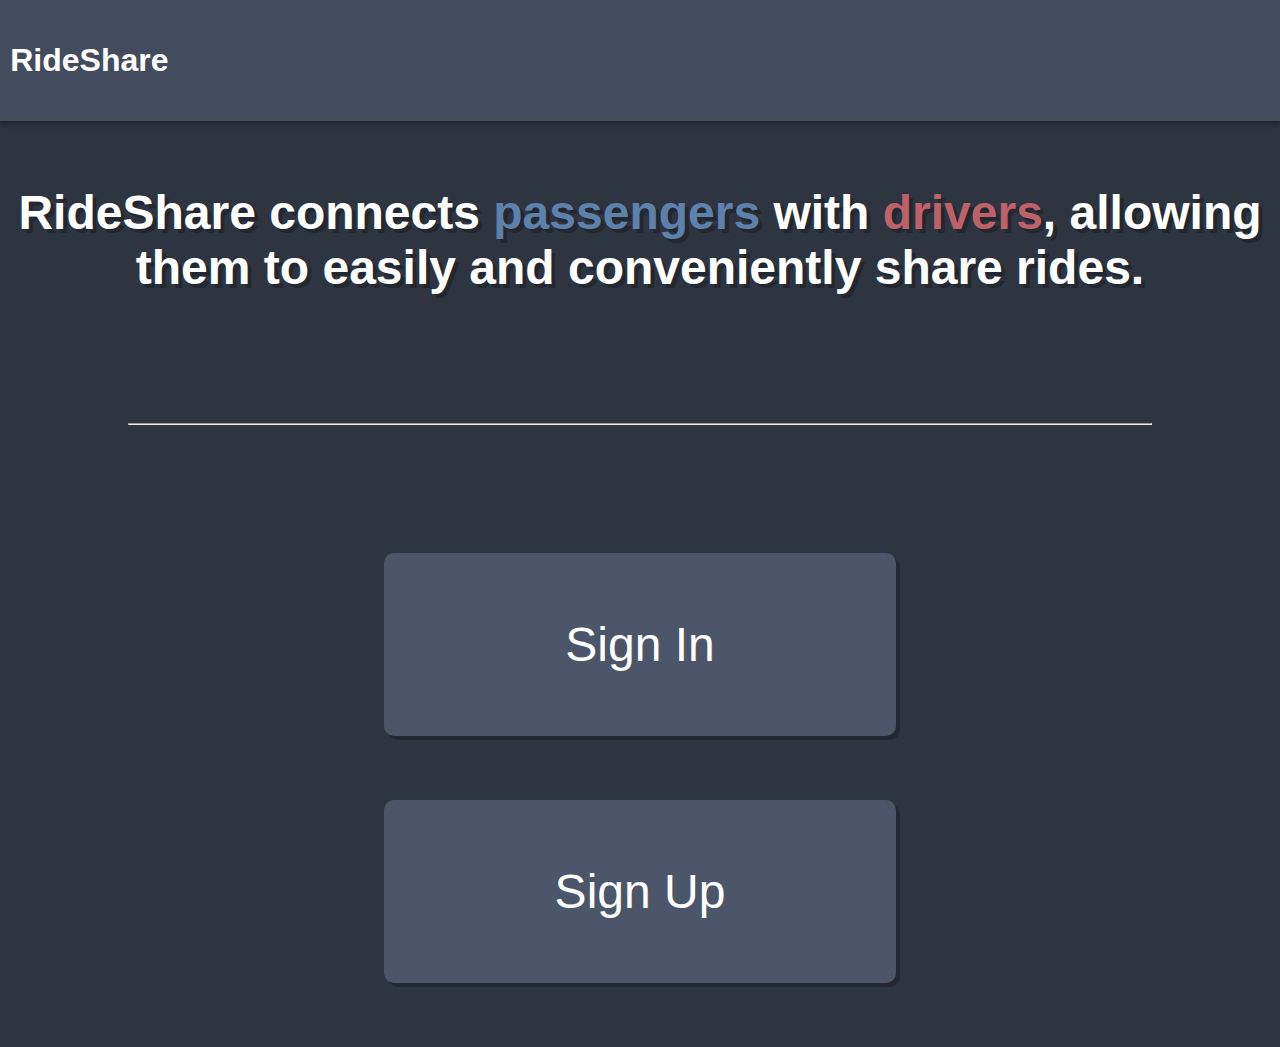
<file: index.html>
<!DOCTYPE html>
<html lang="en">
<head>
    <meta charset="UTF-8">
    <meta http-equiv="X-UA-Compatible" content="IE=edge">
    <meta name="viewport" content="width=device-width, initial-scale=1.0">
    <link rel="stylesheet" href="styles/style.css">
    <link rel="stylesheet" href="styles/main.css">
    <title>RideShare</title>
</head>
<body>
    <div class="navbar-container">
        <h3 class="navbar-logo"><a href="index.html">RideShare</a></h3>
    </div>
    <div class="intro-container"><center><b>RideShare connects <span style="color:#5E81AC">passengers</span> with <span style="color:#BF616A">drivers</span>, allowing them to easily and conveniently share rides.</b></center></div>
    <hr id="line1">
    <div>
        <a class="button" href="pages/signin.html"><center>Sign In</center></a>
        <a class="button" href="pages/signup/built_in/signup.html"><center>Sign Up</center></a>
    </div>
</body>
</html>
</file>
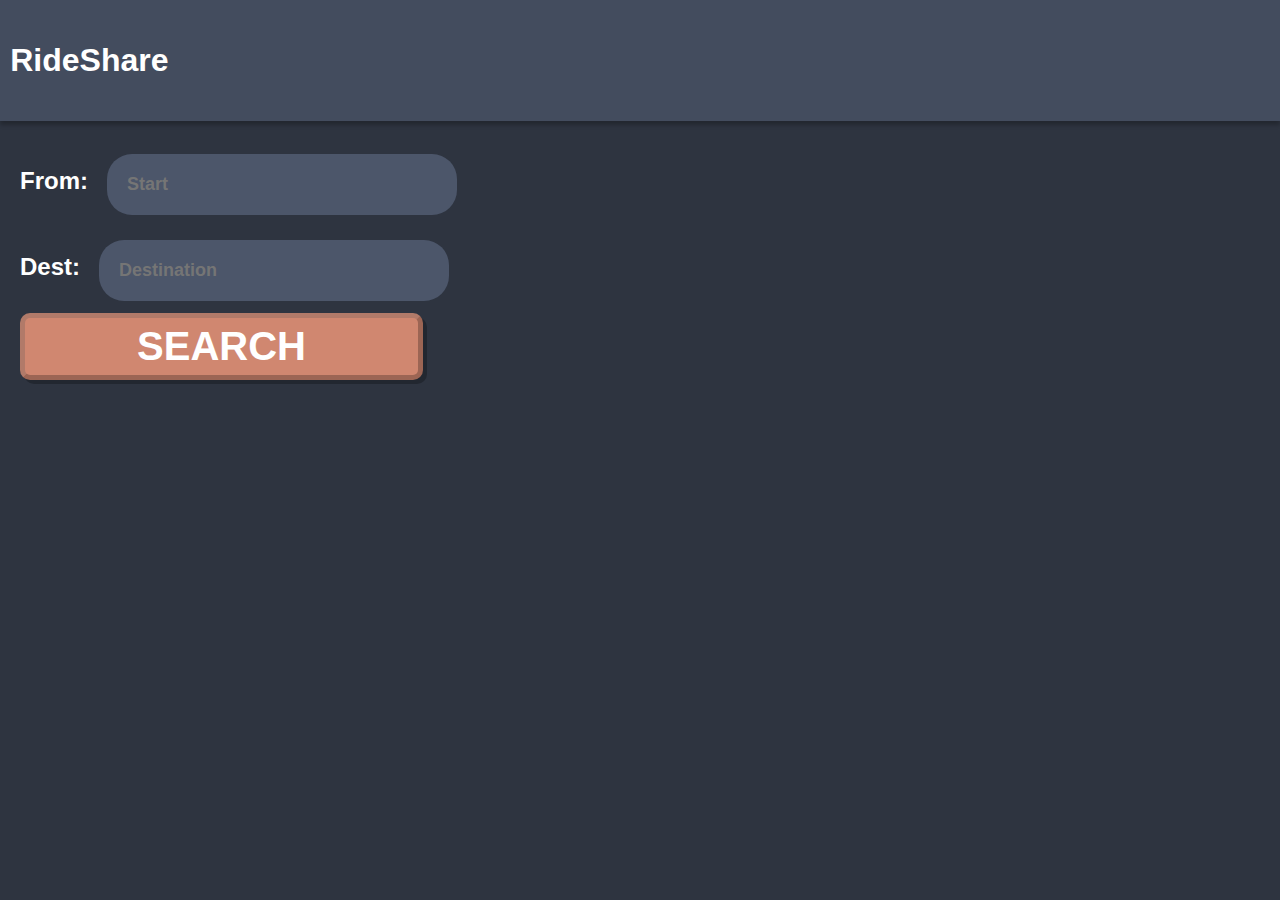
<file: pages/pdashboard.html>
<!DOCTYPE html>
<html lang="en">
<head>
    <meta charset="UTF-8">
    <meta http-equiv="X-UA-Compatible" content="IE=edge">
    <meta name="viewport" content="width=device-width, initial-scale=1.0">
    <link rel="stylesheet" href="../styles/style.css">
    <link rel="stylesheet" href="../styles/pdashboard.css">
    <title>RideShare</title>
</head>
<body>
    <div class="navbar-container">
        <h3 class="navbar-logo"><a href="../index.html">RideShare</a></h3>
    </div>
    <div class="main-container">
        <div class="vertical">
            <span style="font-size: x-large;"><b>From: </b></span><input type="text" placeholder="Start" name="start" id="start"><br>
            <span style="font-size: x-large;"><b>Dest: </b></span><input type="text" placeholder="Destination" name="dest" id="dest"><br>
            <button onclick="onClick()" class="search"><center><b>SEARCH</b></center></button>

            <ul id="trips">
                
            </ul>
        </div>
        <div class="vertical">
            <iframe width="100%" height="50%" frameborder="0" id="map" style="border:1" src="https://maps.google.com/?q=delft&output=embed"></iframe>
        </div>
    </div>
    <script src="../scripts/script.js"></script>
</body>
</html>
</file>
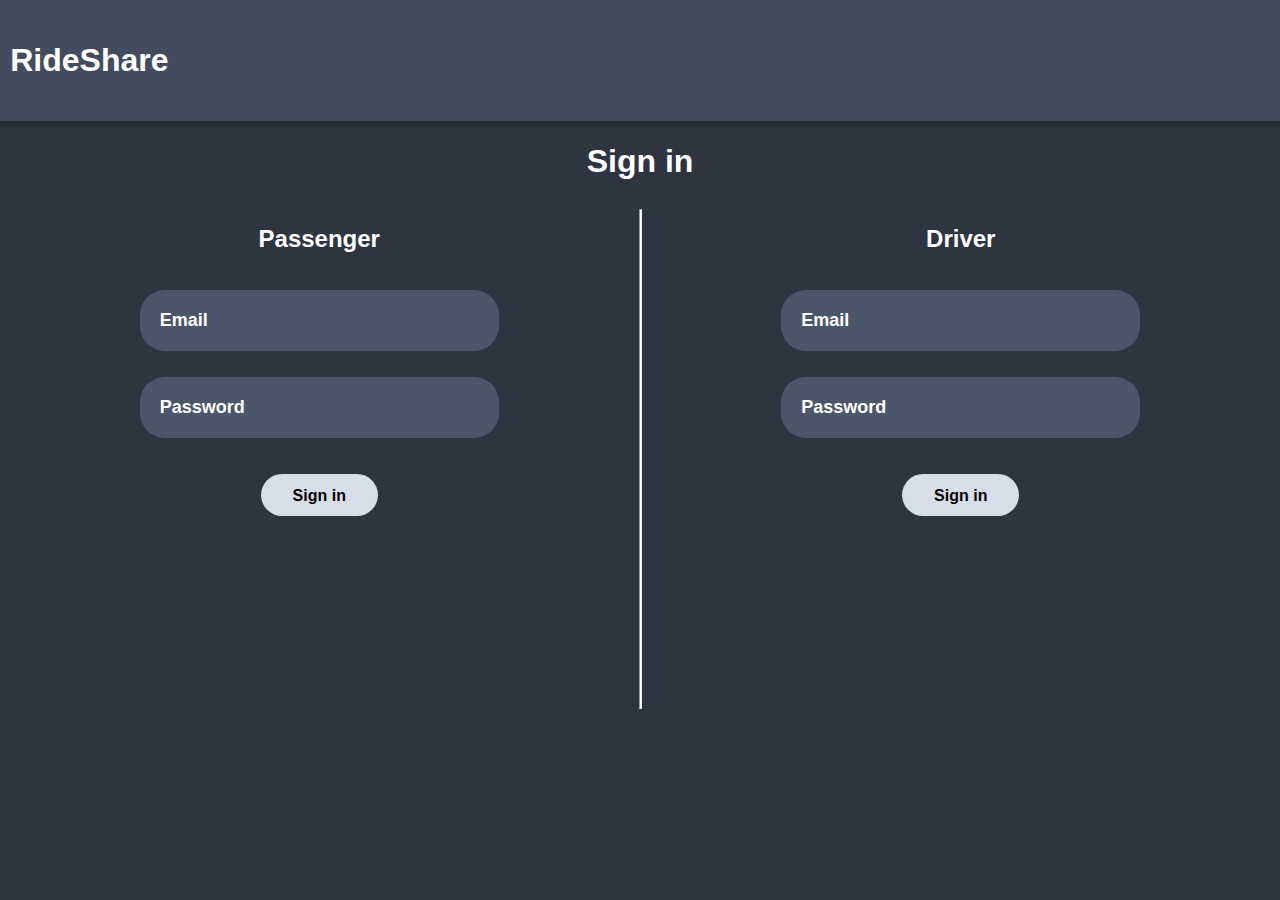
<file: pages/signin.html>
<!DOCTYPE html>
<html lang="en">
<head>
    <meta charset="UTF-8">
    <meta http-equiv="X-UA-Compatible" content="IE=edge">
    <meta name="viewport" content="width=device-width, initial-scale=1.0">
    <link rel="stylesheet" href="../styles/style.css">
    <link rel="stylesheet" href="../styles/signin.css">
    <title>RideShare</title>
</head>
<body>
    <div class="navbar-container">
        <h3 class="navbar-logo"><a href="../index.html">RideShare</a></h3>
    </div>
    <div class="container">
        <h1 style="text-align: center;">Sign in</h1>
        <div class="forms-container">
            <div class="login-container">
                <h3>Passenger</h3>
                <input type="text" placeholder="Email" name="email" id="passenger-email"><br>
                <input type="text" placeholder="Password" name="password" id="passenger-password"><br><br><br>
                <a class="submit-button" href="pdashboard.html">Sign in</a>
            </div>
            <hr width="1" size="500" class="vertical-line"/>
            <div class="login-container">
                <h3>Driver</h3>
                <input type="text" placeholder="Email" name="email" id="driver-email"><br>
                <input type="text" placeholder="Password" name="password" id="driver-password"><br><br><br>
                <a class="submit-button" href="">Sign in</a>
            </div>
        </div>
    </div>
</body>
</html>
</file>
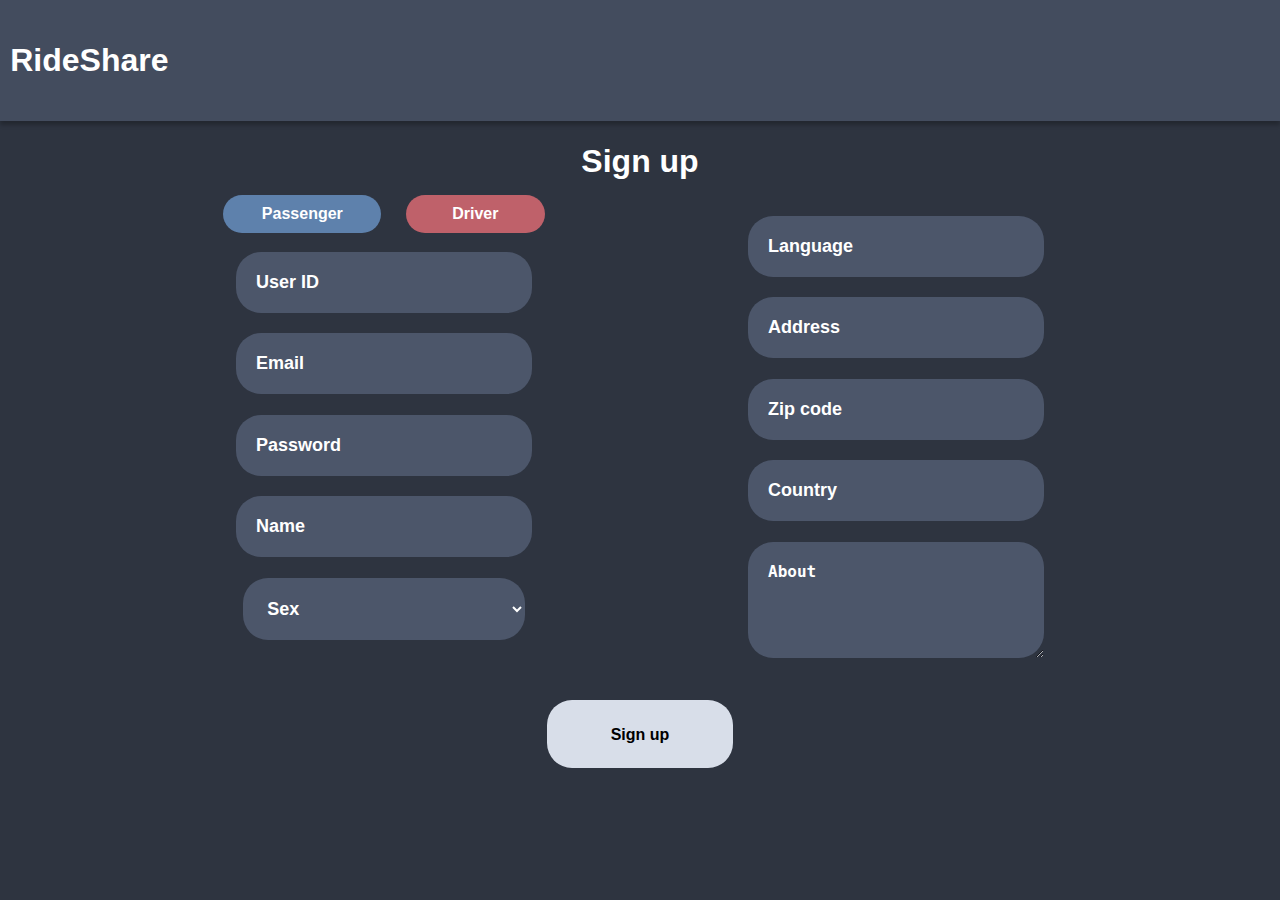
<file: pages/signup.html>
<!DOCTYPE html>
<html lang="en">
<head>
    <meta charset="UTF-8">
    <meta http-equiv="X-UA-Compatible" content="IE=edge">
    <meta name="viewport" content="width=device-width, initial-scale=1.0">
    <link rel="stylesheet" href="../styles/style.css">
    <link rel="stylesheet" href="../styles/signup.css">
    <title>RideShare</title>
</head>
<body>
    <div class="navbar-container">
        <h3 class="navbar-logo"><a href="../index.html">RideShare</a></h3>
    </div>
    <div class="container">
        <h1>Sign up</h1>
        <div class="form-container">
            <div class="signup-box-container">
                <div class="button-container">
                    <a class="submit-button" id="passenger-select" href="">Passenger</a>
                    <a class="submit-button"  id="driver-select" href="">Driver</a>
                </div><br>
                <input type="text" placeholder="User ID" name="user-id" id="userid"><br>
                <input type="text" placeholder="Email" name="email" id="email"><br>
                <input type="text" placeholder="Password" name="password" id="password"><br>
                <input type="text" placeholder="Name" name="name" id="name"><br>
                <select  name="sex" id="sex">
                    <option value="" disabled selected>Sex</option>
                    <option value="male">Male</option>
                    <option value="female">Female</option>
                    <option value="other">Other</option>
                </select>
            </div>
            <div class="signup-box-container">
                <input type="text" placeholder="Language" name="language" id="language"><br>
                <input type="text" placeholder="Address" name="email" id="address"><br>
                <input type="text" placeholder="Zip code" name="zip-code" id="zip-code"><br>
                <input type="text" placeholder="Country" name="country" id="country"><br>
                <textarea name="about" id="about" cols="20" placeholder="About" rows="4"></textarea>
            </div>
        </div>
        <br><br><br>
        <a class="submit-button" href="">Sign up</a>
    </div>
</body>
</html>
</file>
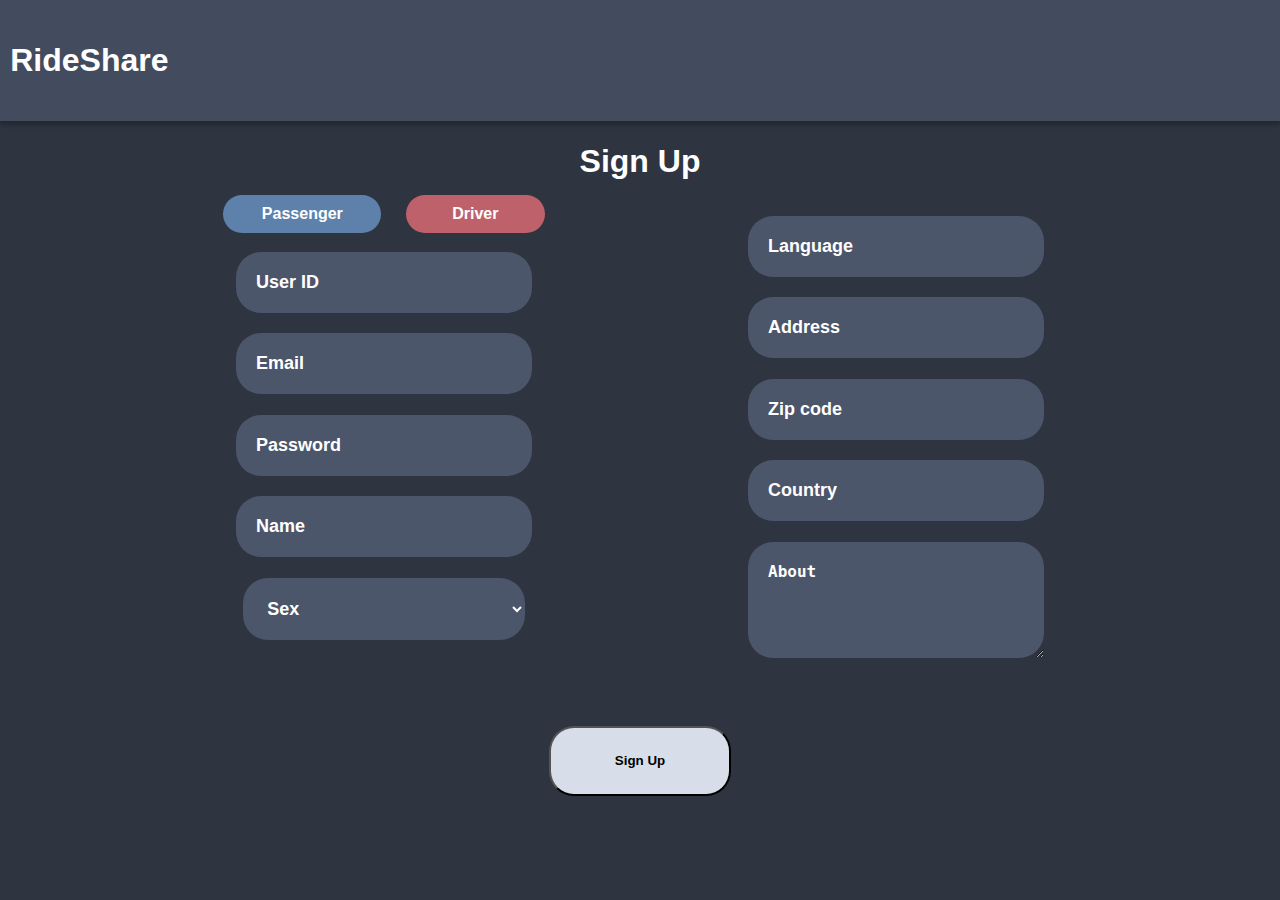
<file: pages/signup/built_in/signup.html>
<!DOCTYPE html>
<html lang="en">
<head>
    <meta charset="UTF-8">
    <meta http-equiv="X-UA-Compatible" content="IE=edge">
    <meta name="viewport" content="width=device-width, initial-scale=1.0">
    <link rel="stylesheet" href="../../../styles/style.css">
    <link rel="stylesheet" href="../../../styles/signup.css">
    <title>RideShare</title>
</head>
<body>
    <div class="navbar-container">
        <h3 class="navbar-logo"><a href="../../../index.html">RideShare</a></h3>
    </div>
    <div class="container">
        <form>
            <h1>Sign Up</h1>
            <div class="form-container">
                <div class="signup-box-container">
                    <div class="button-container">
                        <a class="submit-button" id="passenger-select" href="">Passenger</a>
                        <a class="submit-button"  id="driver-select" href="">Driver</a>
                    </div><br>
                    <input type="text" required minlength="5" maxlength="12" placeholder="User ID" name="user-id" id="userid"><br>
                    <input type="email" placeholder="Email" name="email" id="email"><br>
                    <input type="password" required minlength="12" placeholder="Password" name="password" id="password"><br>
                    <input type="text" required placeholder="Name" name="name" id="name"><br>
                    <select  name="sex" required id="sex">
                        <option value="" disabled selected>Sex</option>
                        <option value="male">Male</option>
                        <option value="female">Female</option>
                        <option value="other">Other</option>
                    </select>
                </div>
                <div class="signup-box-container">
                    <input type="text" required placeholder="Language" name="language" id="language"><br>
                    <input type="text" placeholder="Address" name="email" id="address"><br>
                    <input type="text" required minlength="8" maxlength="8" placeholder="Zip code" name="zip-code" id="zip-code"><br>
                    <input type="text" required placeholder="Country" name="country" id="country"><br>
                    <textarea name="about" id="" cols="20" placeholder="About" rows="4"></textarea>
                </div>
            </div>
            <br><br><br>
            <button class="submit-button">Sign Up</button>
        </form>
    </div>
</body>
</html>
</file>
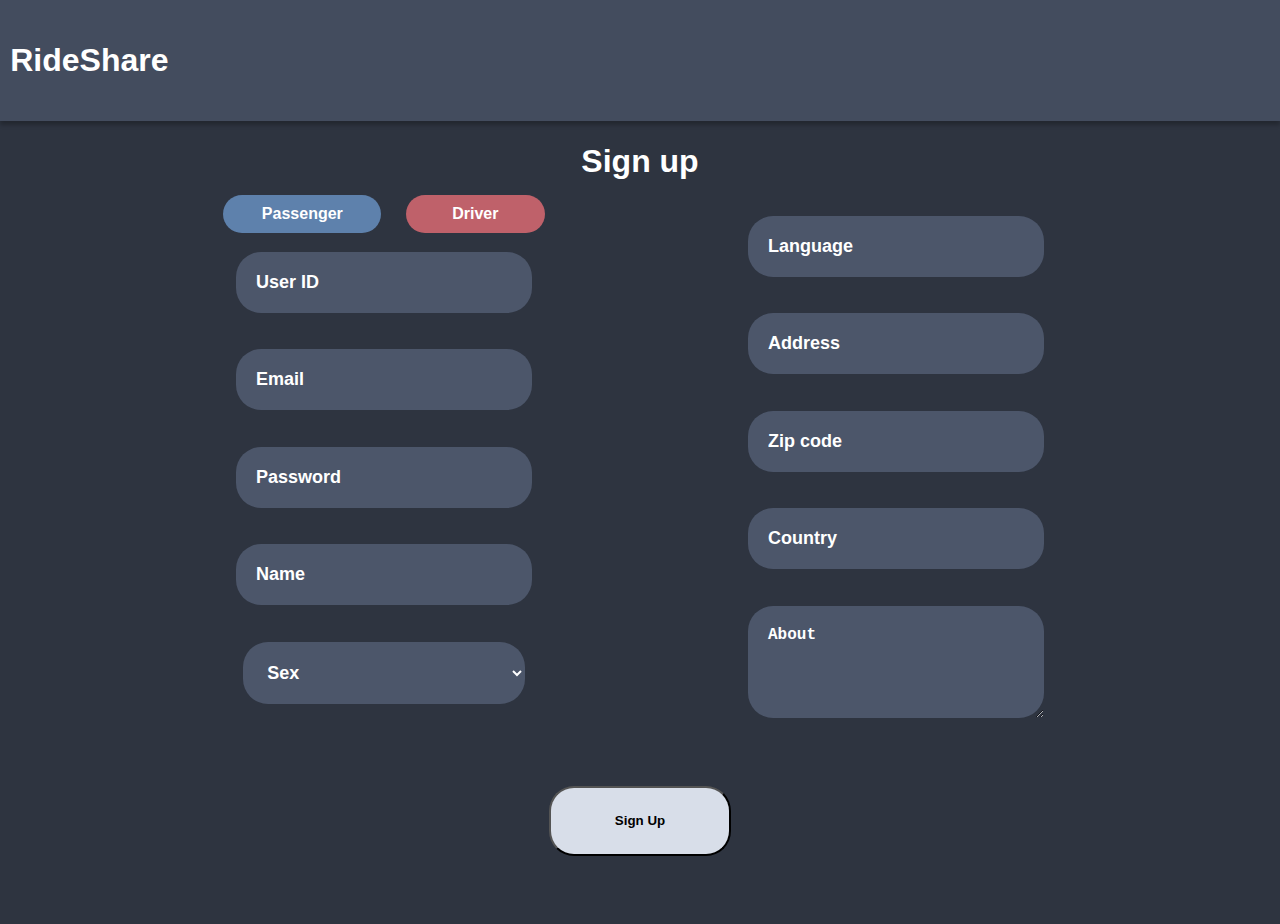
<file: pages/signup/custom_JS/signup.html>
<!DOCTYPE html>
<html lang="en">
<head>
    <meta charset="UTF-8">
    <meta http-equiv="X-UA-Compatible" content="IE=edge">
    <meta name="viewport" content="width=device-width, initial-scale=1.0">
    <link rel="stylesheet" href="../../../styles/style.css">
    <link rel="stylesheet" href="../../../styles/signup.css">
    <title>RideShare</title>
</head>
<body>
    <div class="navbar-container">
        <h3 class="navbar-logo"><a href="../../../index.html">RideShare</a></h3>
    </div>
    <div class="container">
        <form onsubmit="event.preventDefault(); OnSubmit()" id="form">
            <h1>Sign up</h1>
            <div class="form-container">
                <div class="signup-box-container">
                    <div class="button-container">
                        <a class="submit-button" id="passenger-select" href="">Passenger</a>
                        <a class="submit-button"  id="driver-select" href="">Driver</a>
                    </div><br>
                    <input type="text" placeholder="User ID" name="user-id" id="userid"><br>
                    <ul id="useridfeed"></ul>
                    <input type="email" placeholder="Email" name="email" id="email"><br>
                    <ul id="emailfeed"></ul>
                    <input type="password" placeholder="Password" name="password" id="password"><br>
                    <ul id="passwordfeed"></ul>
                    <input type="text" placeholder="Name" name="name" id="name"><br>
                    <ul id="namefeed"></ul>
                    <select  name="sex" id="sex">
                        <option value="" disabled selected>Sex</option>
                        <option value="male">Male</option>
                        <option value="female">Female</option>
                        <option value="other">Other</option>
                    </select>
                    <ul id="sexfeed"></ul>
                </div>
                <div class="signup-box-container">
                    <input type="text" placeholder="Language" name="language" id="language"><br>
                    <ul id="languagefeed"></ul>
                    <input type="text" placeholder="Address" name="email" id="address"><br>
                    <ul id="addressfeed"></ul>
                    <input type="text" placeholder="Zip code" name="zip-code" id="zip-code"><br>
                    <ul id="zipcodefeed"></ul>
                    <input type="text" placeholder="Country" name="country" id="country"><br>
                    <ul id="countryfeed"></ul>
                    <textarea name="about" id="about" cols="20" placeholder="About" rows="4"></textarea>
                </div>
            </div>
            <br><br><br>
            <button class="submit-button">Sign Up</button>
        </form>
    </div>
    <script src="input_validation.js"></script>
</body>
</html>
</file>
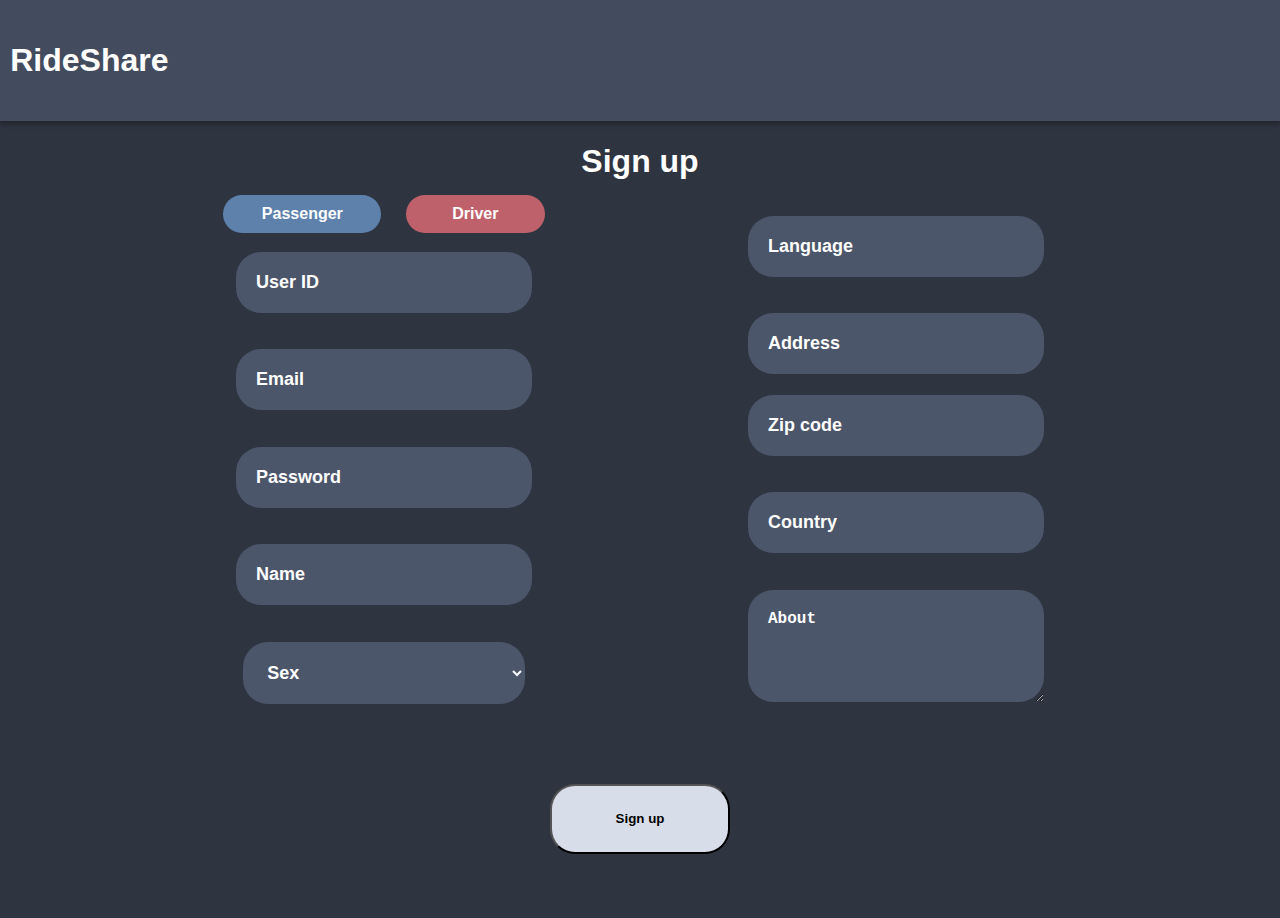
<file: pages/signup/regular_expression/signup.html>
<!DOCTYPE html>
<html lang="en">
<head>
    <meta charset="UTF-8">
    <meta http-equiv="X-UA-Compatible" content="IE=edge">
    <meta name="viewport" content="width=device-width, initial-scale=1.0">
    <link rel="stylesheet" href="../../../styles/style.css">
    <link rel="stylesheet" href="../../../styles/signup.css">
    <title>RideShare</title>
</head>
<body>
    <div class="navbar-container">
        <h3 class="navbar-logo"><a href="../../../index.html">RideShare</a></h3>
    </div>
    <div class="container">
        <h1>Sign up</h1>
        <div id="tracking-info">
            <div id="clicknum"></div>
            <div id="time"></div>
            <div id="keyspressed"></div>
            <div id="char-typed"></div>
        </div>
        <form onsubmit="event.preventDefault(); onSubmit();">
            <div class="form-container">
                <div class="signup-box-container">
                    <div class="button-container">
                        <a class="submit-button" id="passenger-select" href="">Passenger</a>
                        <a class="submit-button"  id="driver-select" href="">Driver</a>
                    </div><br>
                    <input type="text" placeholder="User ID" name="user-id" id="userid"><br>
                    <ul id="useridfeed"></ul>
                    <input type="email" placeholder="Email" name="email" id="email"><br>
                    <ul id="emailfeed"></ul>
                    <input type="password" placeholder="Password" name="password" id="password"><br>
                    <ul id="passwordfeed"></ul>
                    <input type="text" placeholder="Name" name="name" id="name"><br>
                    <ul id="namefeed"></ul>
                    <select  name="sex" id="sex">
                        <option value="" disabled selected>Sex</option>
                        <option value="male">Male</option>
                        <option value="female">Female</option>
                        <option value="other">Other</option>
                    </select>
                    <ul id="sexfeed"></ul>
                </div>
                <div class="signup-box-container">
                    <input type="text" placeholder="Language" name="language" id="language"><br>
                    <ul id="languagefeed"></ul>
                    <input type="text" placeholder="Address" name="address" id="address"><br>
                    <input type="text" placeholder="Zip code" name="zip-code" id="zipcode"><br>
                    <ul id="zipcodefeed"></ul>
                    <input type="text" placeholder="Country" name="country" id="country"><br>
                    <ul id="countryfeed"></ul>
                    <textarea name="about" id="about" cols="20" placeholder="About" rows="4"></textarea>
                </div>
            </div>
            <br><br><br>
            <button class="submit-button">Sign up</button>
            </form>
        </div>
    <script src="./field_validation.js"></script>
</body>
</html>
</file>
<file: styles/style.css>
html, body {
    margin: 0;
    padding: 0;
    font-family: 'Segoe UI', Tahoma, Geneva, Verdana, sans-serif;
    color: #fff;
    background-color: #2E3440;
}

.navbar-container {
    padding: 0;
    margin: 0;
    display: inline-block;
    width: 100%;
    background-color: #434C5E;
    box-shadow: 0px 4px 4px rgba(0, 0, 0, 0.25);
}

.navbar-logo {
    padding: 0.8%;
    font-size: 200%;
}

.navbar-logo a:link {
    color: #fff;
    background-color: transparent;
    text-decoration: none;
}
 
.navbar-logo a:visited {
    color: #fff;
    background-color: transparent;
    text-decoration: none;
}

.navbar-logo a:hover {
    color: #fff;
    background-color: transparent;
    text-decoration: none;
}

.navbar-logo a:active {
    color: #fff;
    background-color: transparent;
    text-decoration: none;
}
</file>
<file: styles/main.css>
.intro-container {
    padding-top: 5%;
    font-size: 300%;
    text-shadow: 4px 4px rgba(0, 0, 0, 0.25);
}

#line1 {
    margin: 10%;
    color: #fff;
}

.button {
    display: block;
    border-radius: 10px;
    padding: 5%;
    margin-right: 30%;
    margin-left: 30%;
    margin-top: 5%;
    margin-bottom: 5%;
    background-color: #4C566A;
    box-shadow: 4px 4px rgba(0, 0, 0, 0.25);
    font-size: 300%;
    color: #fff;
    text-decoration: none;
}

.button:hover {
    background-color: #d08770;
}
</file>
<file: styles/pdashboard.css>
.main-container {
    display: flex;
    height: 100%;
    margin: 20px;
}

.vertical {
    width: 50%;
    height: 100%;
}

input {
    background-color: #4C566A;
    color: #fff;
    border: 0;
    font-weight: bold;
    padding: 20px;
    width: 50%;
    margin: 2%;
    border-radius: 25px;
    font-size: large;
}

.search {
    display: block;
    padding: 1%;
    border-radius: 10px;
    border-width: 5px;
    border-color: rgba(0, 0, 0, 0.25);
    width: 65%;
    background-color: #D08770;
    box-shadow: 4px 4px rgba(0, 0, 0, 0.25);
    font-size: 250%;
    color: #fff;
}

ul {
    list-style-type: none;

}

.trip {
    padding: 2% 3%;
    margin: 2% 0;
    color: #000;
    width: 80%;
    background-color: #D8DEE9;
    border-radius: 20px;
}
</file>
<file: styles/signin.css>
.forms-container {
    display: flex;
}

.login-container {
    text-align: center;
    width: 50%;
    display: block;
}

input {
    background-color: #4C566A;
    color: #fff;
    border: 0;
    font-weight: bold;
    padding: 20px;
    width: 50%;
    margin: 2%;
    border-radius: 25px;
    font-size: large;
}

input::placeholder {
    color: #fff;
    font-weight: bold;
}

input:focus {
    outline: none;
}

.submit-button {
    background-color: #D8DEE9;
    padding: 2% 5%;
    color: #000;
    text-decoration: none;
    font-weight: bold;
    border-radius: 25px;
}

.submit-button:hover {
    background-color: #9498a1;
}

.vertical-line {
    background-color: #fff;
}

h1 {
    font-size: xx-large;
}

h3 {
    font-size: x-large;
}
</file>
<file: styles/signup.css>
.container {
    text-align: center;
    margin-bottom: 5%;
}

.form-container {
    margin-top: 2%;
    display: flex;
    margin-right: 10%;
    margin-left: 10%
}

.signup-box-container {
    text-align: center;
    width: 50%;
    display: block;
}

input {
    background-color: #4C566A;
    color: #fff;
    border: 0;
    font-weight: bold;
    padding: 20px;
    width: 50%;
    margin: 2%;
    border-radius: 25px;
    font-size: large;
}

input::placeholder {
    color: #fff;
    font-weight: bold;
}

input:focus {
    outline: none;
}

.submit-button {
    background-color: #D8DEE9;
    padding: 2% 5%;
    color: #000;
    text-decoration: none;
    font-weight: bold;
    border-radius: 25px;
}

.submit-button:hover {
    background-color: #9498a1;
}

#passenger-select {
    background-color: #5E81AC;
    color: #fff;
    padding: 2% 7.5%;
    margin-right: 2%;
}

#driver-select {
    background-color: #BF616A;
    color: #fff;
    width: 50%;
    padding: 2% 9%;
    margin-left: 2%;
}

#driver-select:hover {
    background-color: #793c42;
}

#passenger-select:hover {
    background-color: #415875;
}

select {
    background-color: #4C566A;
    color: #fff;
    border: 0;
    font-weight: bold;
    padding: 20px;
    width: 55%;
    margin: 2%;
    border-radius: 25px;
    font-size: large;
}

textarea {
    background-color: #4C566A;
    color: #fff;
    border: 0;
    font-weight: bold;
    padding: 20px;
    width: 50%;
    margin: 2%;
    border-radius: 25px;
    font-size: large;
}

textarea:focus {
    outline: none;
}

textarea::placeholder {
    color: #fff;
    font-size: large;
    font-weight: bold;
}
</file>
